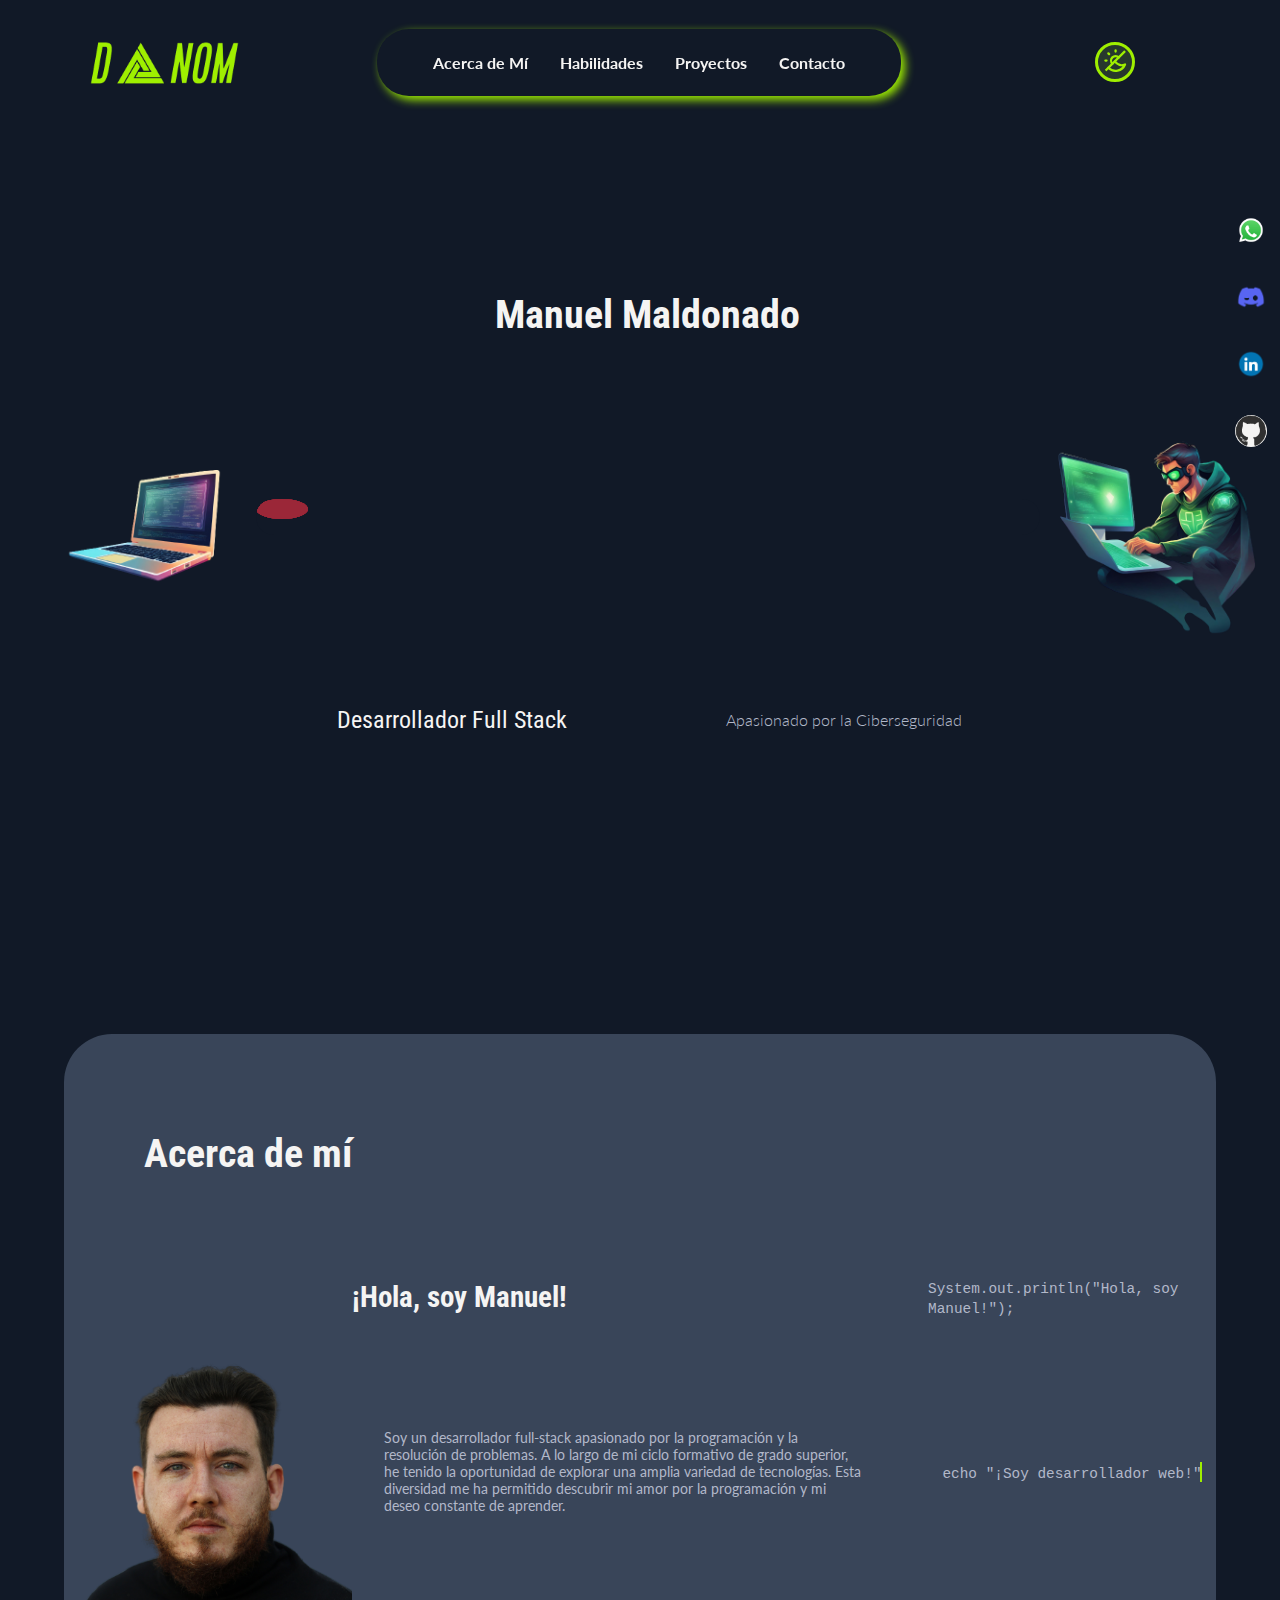
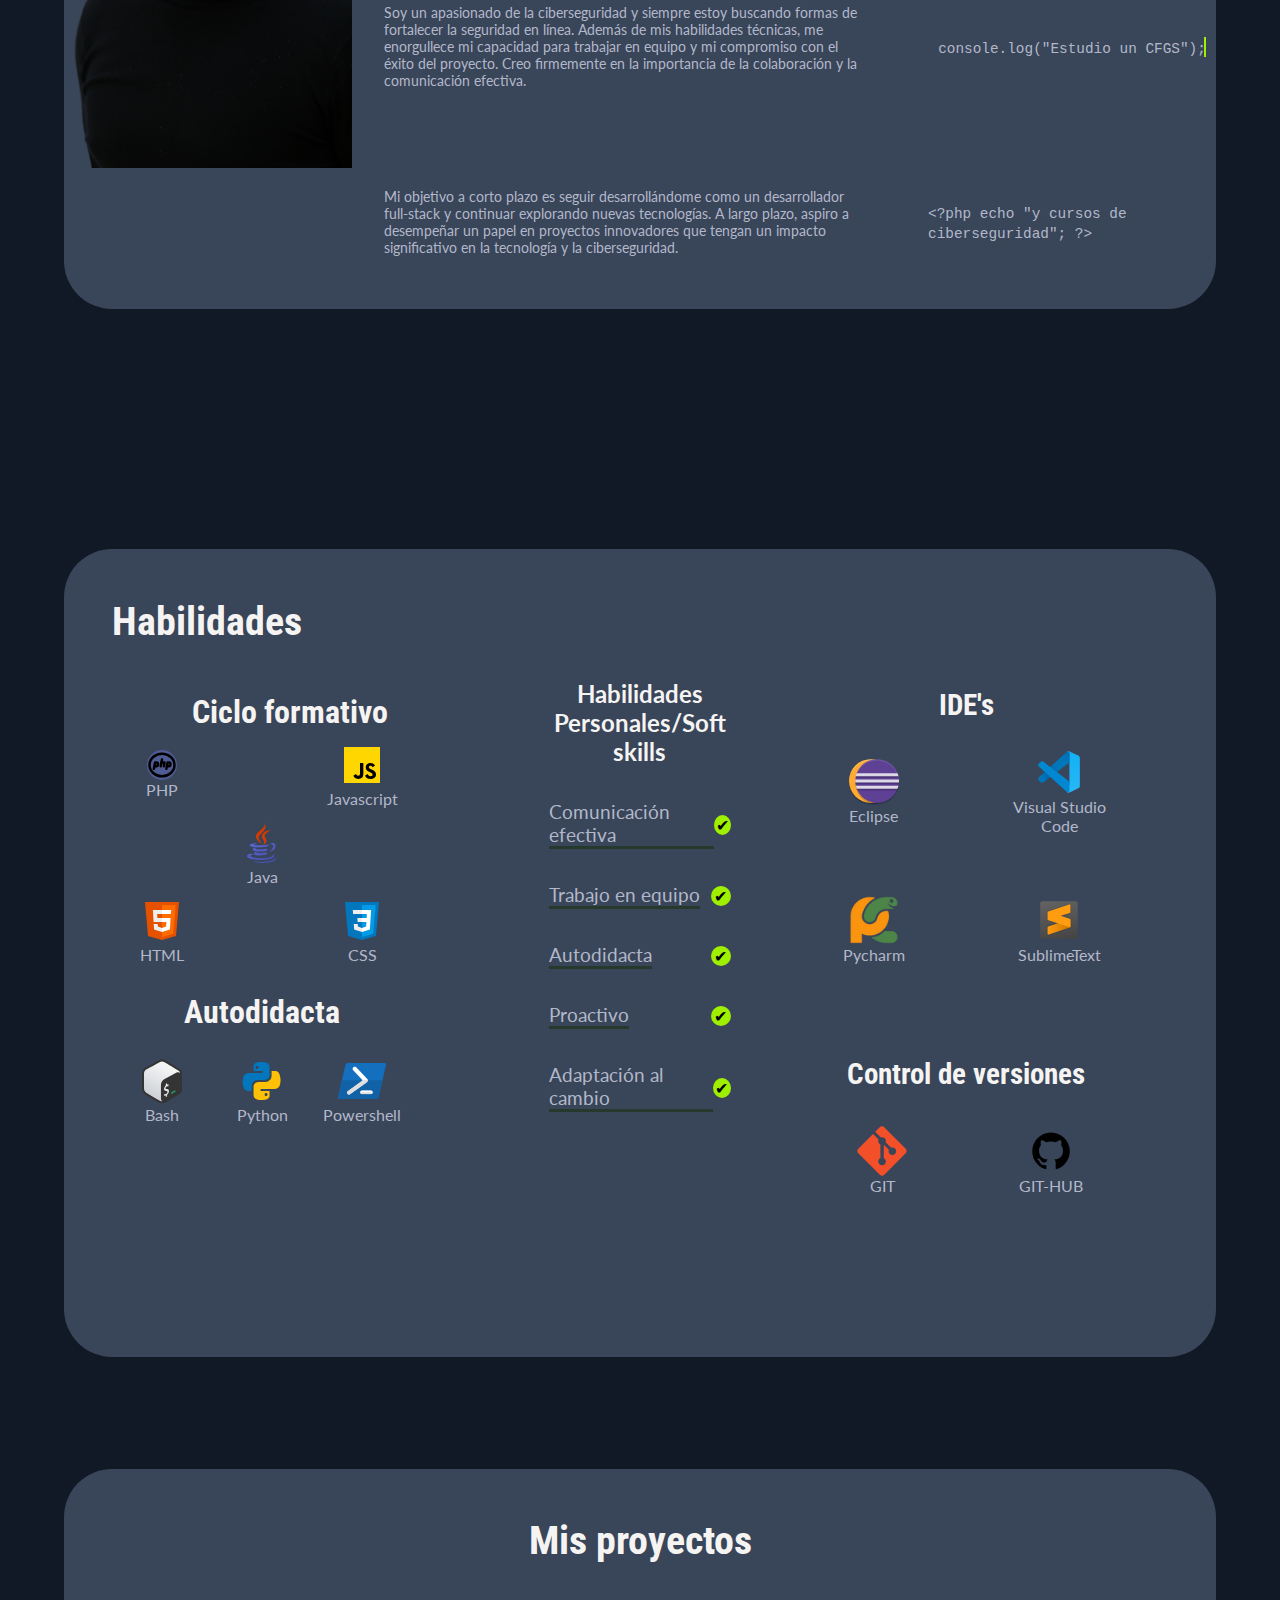
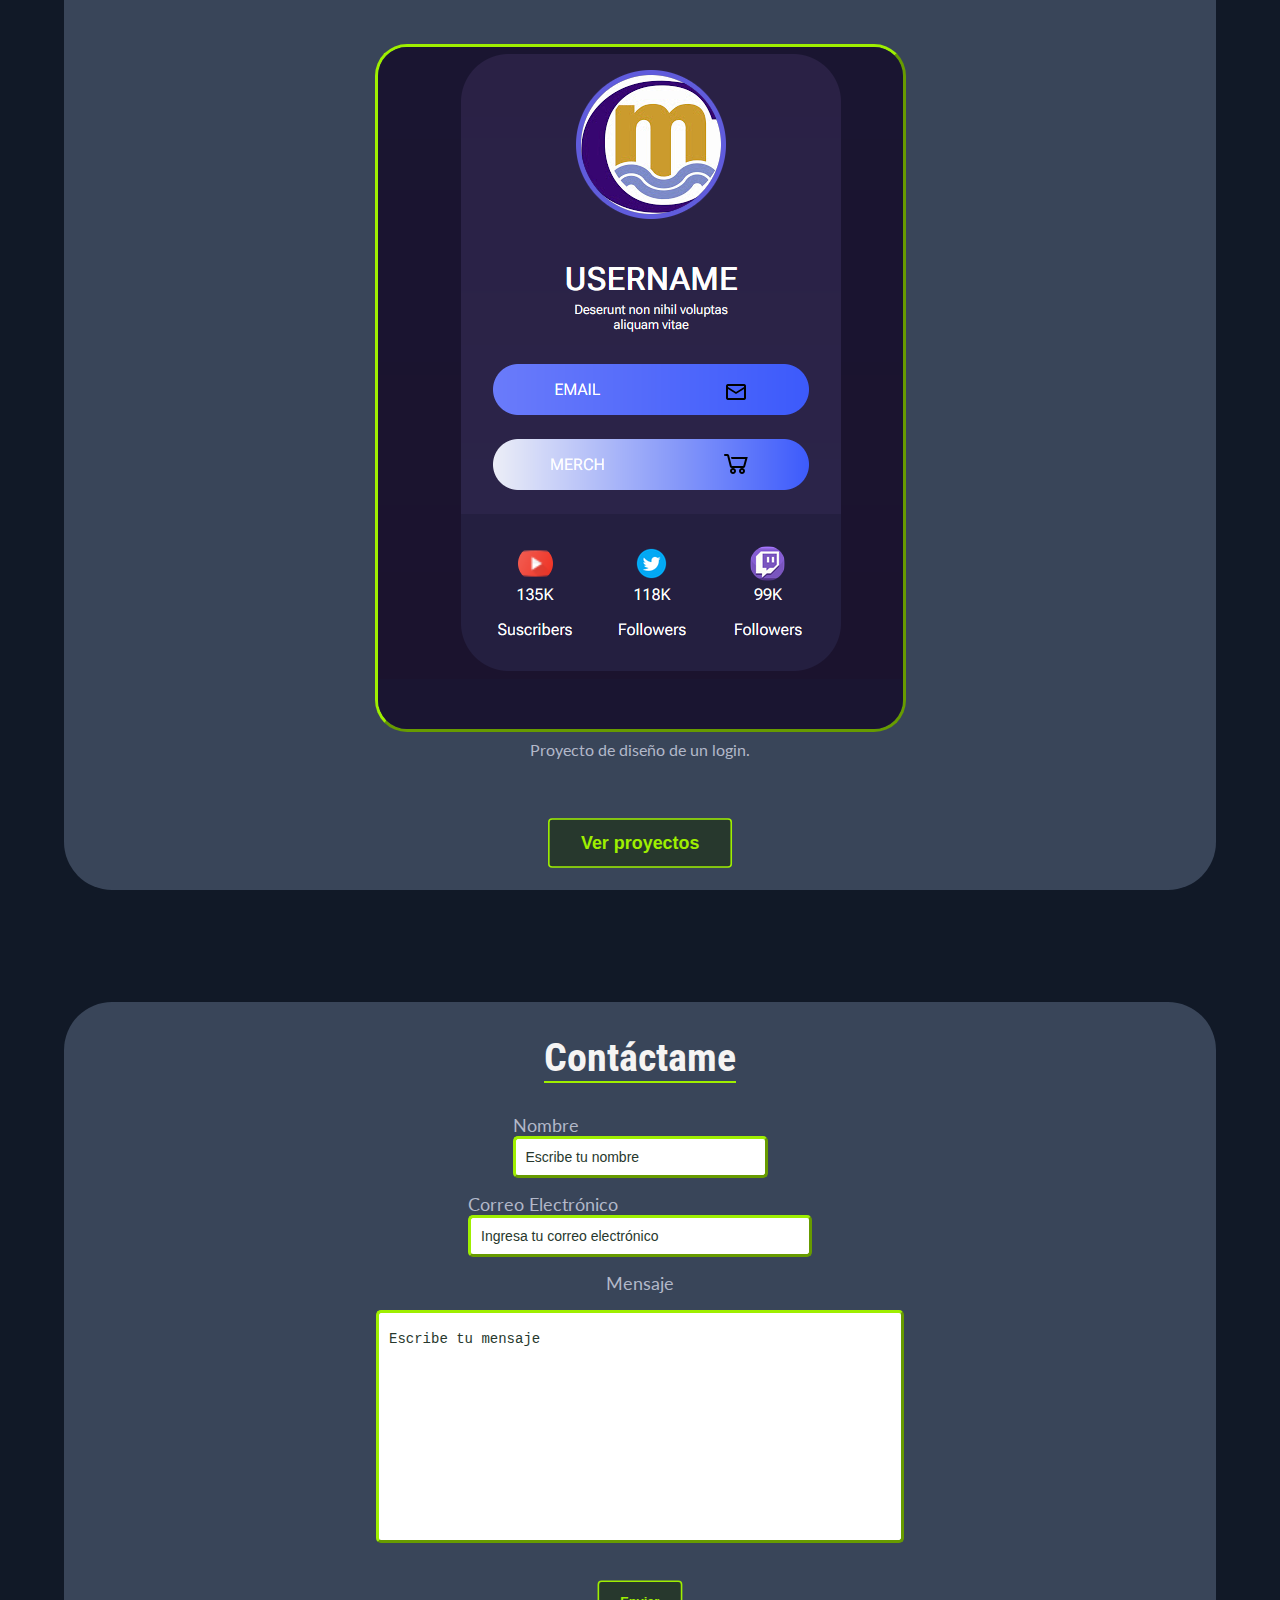
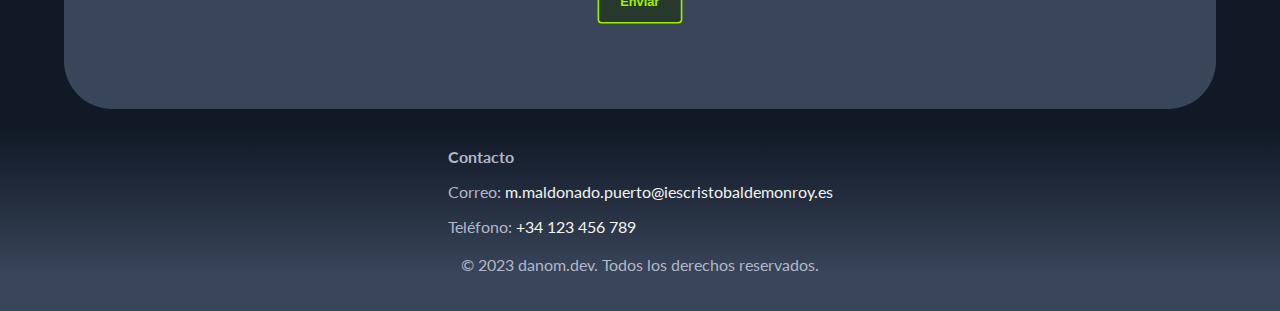
<file: index.html>
<!DOCTYPE html>
<html lang="en">

<head>
    <!--Si usamos enlaces externos usar rel="noreferrer" para que no se envie a a pag mas info de lo que necesita-->
    <meta charset="UTF-8">
    <meta name="viewport" content="width=device-width, initial-scale=1.0">
    <link rel="stylesheet" href="assets/css/styles.css" />
    <link rel="stylesheet" href="assets/css/styles-moviles.css">
    <link rel="shortcut icon" href="assets/icon/favicon_io/favicon-32x32.png" type="image/x-icon">
    <!--Opengraphy-->
    <meta property="og:title" content="Protfolio Manuel Maldonado">
    <meta property="og:description" content="Portfolio de Manuel Maldonado futuro desarrollador web.">
    <meta property="og:image" content="assets/img/FOTOCV-min.JPG">

    <!--SEO-->
    <!--Para poner la pagina en ingles mas adelante.-->
    <!--<link rel="alternate" href="https://danom.dev/en" hreflang="en-GB">-->
    <!--Vamos a redireccionar de www.danom.dev -> danom.dev-->
    <link rel="canonical" href="https://danom.dev">
    <meta name="robots" content="index,follow">
    <meta name="theme-color" content="#0f1624">
    <meta name="description" content="Portfolio Manuel Maldonado, futuro desarrollador web fullstack.">
    <title>Manuel Maldonado Puerto Web developer portfolio</title>
    <script defer src="assets/js/code.js"></script>

</head>

<body>
    <!-- Barra de Navegación -->
    <header class="general">
        <div class="logo"><a href="#top"><img src="assets/img/LogoFondo-removebg-preview.png"
                    alt="Logo del desarrollador, DANOM"></a></div>
        <nav>

            <ul class="navegacion">
                <li><a href="#acercademi" class="nav-link">Acerca de Mí</a></li>
                <li><a href="#habilidades" class="nav-link">Habilidades</a></li>
                <li><a href="#ir-proyectos" class="nav-link">Proyectos</a></li>
                <li><a href="#contacto" class="nav-link">Contacto</a></li>
            </ul>
            <button type="submit" class="menu-hamburguesa" id="menu-hamburguesa">
                <svg xmlns="http://www.w3.org/2000/svg" class="icon icon-tabler icon-tabler-menu-2" width="24"
                    height="24" viewBox="0 0 24 24" stroke-width="2" stroke="currentColor" fill="none"
                    stroke-linecap="round" stroke-linejoin="round">
                    <path stroke="none" d="M0 0h24v24H0z" fill="none"></path>
                    <path d="M4 6l16 0"></path>
                    <path d="M4 12l16 0"></path>
                    <path d="M4 18l16 0"></path>
                </svg>
            </button>
        </nav>
        <div class="modes hiddenMod">
            <button id="modes">
                <svg xmlns="http://www.w3.org/2000/svg" class="icon icon-tabler icon-tabler-sun-moon" width="36"
                    height="36" viewBox="0 0 24 24" stroke-width="2" stroke="currentColor" fill="none"
                    stroke-linecap="round" stroke-linejoin="round">
                    <path stroke="none" d="M0 0h24v24H0z" fill="none"></path>
                    <path d="M9.173 14.83a4 4 0 1 1 5.657 -5.657"></path>
                    <path d="M11.294 12.707l.174 .247a7.5 7.5 0 0 0 8.845 2.492a9 9 0 0 1 -14.671 2.914"></path>
                    <path d="M3 12h1"></path>
                    <path d="M12 3v1"></path>
                    <path d="M5.6 5.6l.7 .7"></path>
                    <path d="M3 21l18 -18"></path>
                </svg>
            </button>
        </div>
    </header>
    <main>
        <section class="hero">
            <h1>Manuel Maldonado</h1>
            <h2>Desarrollador <span id="full">Full Stack</span></h2>
            <p>Apasionado por la Ciberseguridad</p>
            <img src="assets/img/PortatilNoBGIzda.png" id="portatil" alt="">
            <div class="recorrido">
                <div class="circulo"></div>
                <div class="circulo"></div>
                <div class="circulo"></div>
                <div class="circulo"></div>
                <div class="circulo"></div>
                <div class="circulo"></div>
            </div>
            <img src="assets/img/HeroNOFONDO.png" id="heroe" alt="">
            <!-- Sección Hero  -->
        </section>
        <!-- Sobre Mí -->
        <section class="acerca-de-mi" id="acercademi">
            <header class="head-menu">
                <h2>Acerca de mí</h2>
            </header>

            <figure class="foto-cv">
                <img src="assets/img/FOTOCV-min-removebg-preview.png"
                    alt="Foto de Manuel Maldonado Puerto desarrollador web" loading="lazy">
            </figure>

            <section class="descripcion">
                <h3 class="saludo">¡Hola, soy Manuel!</h3>

                <article class="know-me">
                    <p>Soy un desarrollador full-stack apasionado por la programación y la resolución de problemas. A lo
                        largo
                        de mi ciclo formativo de grado superior, he tenido la oportunidad de explorar una amplia
                        variedad de
                        tecnologías. Esta diversidad me ha permitido descubrir
                        mi amor por la programación y mi deseo constante de aprender.</p>
                </article>

                <article class="know-me">
                    <p>Soy un apasionado de la ciberseguridad y siempre estoy buscando formas de fortalecer la seguridad
                        en
                        línea. Además de mis habilidades técnicas, me enorgullece mi capacidad para trabajar en equipo y
                        mi
                        compromiso con el éxito del proyecto. Creo firmemente en la importancia de la colaboración y la
                        comunicación efectiva.</p>
                </article>

                <article class="know-me">
                    <p>Mi objetivo a corto plazo es seguir desarrollándome como un desarrollador full-stack y continuar
                        explorando nuevas tecnologías. A largo plazo, aspiro a desempeñar un papel en proyectos
                        innovadores que
                        tengan un impacto significativo en la tecnología y la ciberseguridad.</p>
                </article>
            </section>
            <aside class="animacion-prog">
                <article class="bash">
                    <p><code>echo "¡Soy desarrollador web!"<span>&#160;</span></code></p>
                </article>
                <article class="java">
                    <p><code>
                            System.out.println("Hola, soy Manuel!");<span>&#160;</span></code></p>
                </article>
                <article class="js">
                    <p><code>console.log("Estudio un CFGS");<span>&#160;</span></code></p>
                </article>
                <article class="php">
                    <p><code>&lt;?php echo "y cursos de ciberseguridad"; ?&gt;<span>&#160;</span></code></p>
                </article>
            </aside>

        </section>
        <!-- Sección Habilidades -->
        <section id="habilidades" class="habilidades">
            <header class="head-menu-skill">
                <h2>Habilidades</h2>
            </header>

            <article class="skills">
                <!--Skills en prog, herramientas como vscode y eclipse para el funcionamiento-->
                <div class="ciclo">
                    <h3>Ciclo formativo</h3>
                    <figure class="icon-java"><img src="assets/icon/prog/java.svg" alt="">
                        <figcaption>Java</figcaption>
                    </figure>
                    <figure class="icon-html"><img src="assets/icon/prog/html.svg" alt="">
                        <figcaption>HTML</figcaption>
                    </figure>
                    <figure class="icon-css"><img src="assets/icon/prog/css.svg" alt="">
                        <figcaption>CSS</figcaption>
                    </figure>
                    <figure class="icon-js"><img src="assets/icon/prog/js.svg" alt="">
                        <figcaption>Javascript</figcaption>
                    </figure>
                    <figure class="icon-php"><img src="assets/icon/prog/php.svg" alt="">
                        <figcaption>PHP</figcaption>
                    </figure>
                </div>
                <div class="mimismo">
                    <h3>Autodidacta</h3>
                    <figure class="icon-powershell"><img src="assets/icon/prog/powershell.png" alt="">
                        <figcaption>Powershell</figcaption>
                    </figure>
                    <figure class="icon-bash"><img src="assets/icon/prog/bash.svg" alt="">
                        <figcaption>Bash</figcaption>
                    </figure>
                    <figure class="icon-python"><img src="assets/icon/prog/python.svg" alt="">
                        <figcaption>Python</figcaption>
                    </figure>
                </div>
            </article>
            <article class="soft_skill">
                <!--kikoPalomares-->
                <table class="soft-skills">
                    <tr>
                        <th colspan="2">Habilidades Personales/Soft skills</th>
                    </tr>
                    <tr>
                        <td>
                            <div class="cell-content">Comunicación efectiva</div>
                            <div class="confirmar">✔</div>
                        </td>
                    </tr>
                    <tr>
                        <td>
                            <div class="cell-content">Trabajo en equipo</div>
                            <div class="confirmar">✔</div>
                        </td>
                    </tr>
                    <tr>
                        <td>
                            <div class="cell-content">Autodidacta</div>
                            <div class="confirmar">✔</div>
                        </td>
                    </tr>
                    <tr>
                        <td>
                            <div class="cell-content">Proactivo</div>
                            <div class="confirmar">✔</div>
                        </td>
                    </tr>
                    <tr>
                        <td>
                            <div class="cell-content">Adaptación al cambio</div>
                            <div class="confirmar">✔</div>
                        </td>
                    </tr>
                </table>

            </article>
            <article class="tools-dev">
                <div class="ide">
                    <h3>IDE's</h3>
                    <div class="ides">
                        <figure><img src="assets/icon/prog/eclipse.svg" alt="">
                            <figcaption>Eclipse</figcaption>
                        </figure>
                        <figure><img src="assets/icon/prog/vscode.svg" alt="">
                            <figcaption>Visual Studio Code</figcaption>
                        </figure>
                        <figure><img src="assets/icon/prog/pycharm_original_logo_icon_146385.ico" alt="">
                            <figcaption>Pycharm</figcaption>
                        </figure>
                        <figure><img src="assets/icon/prog/icons8-texto-sublime.svg" alt="">
                            <figcaption>SublimeText</figcaption>
                        </figure>
                    </div>
                </div>
                <div class="versions">
                    <h3>Control de versiones</h3>
                    <div class="versiones">
                        <figure><img src="assets/icon/prog/git.svg" alt="">
                            <figcaption>GIT</figcaption>
                        </figure>
                        <figure><img src="assets/icon/prog/github.svg" alt="">
                            <figcaption>GIT-HUB</figcaption>
                        </figure>
                    </div>
                </div>
            </article>

        </section>
        <!-- Sección Proyectos Está aparte-->
        <section class="ir-proyectos" id="ir-proyectos">
            <h2>Mis proyectos</h2>
            <figure>
                <img src="assets/img/Proyectos/card-login.png" alt="Imagen de login de un proecto del CFGS.">
                <figcaption>Proyecto de diseño de un login.</figcaption>
            </figure>
            <button type="button" class="submit-btn"><a href="proyectos.html">Ver proyectos</a></button>
        </section>
        <!-- Sección Contacto-->
        <section class="contacto" id="contacto">
            <h2>Contáctame</h2>
            <form action="index.php" method="POST">

                <label for="name">Nombre<input type="text" id="name" name="sender-name" placeholder="Escribe tu nombre"
                        class="input-field" required /></label>



                <label for="email">Correo Electrónico <input type="email" id="email" name="sender-email"
                        placeholder="Ingresa tu correo electrónico" class="input-field" required /></label>

                <label for="mensaje">Mensaje</label>
                <textarea id="mensaje" cols="60" rows="12" placeholder="Escribe tu mensaje" name="mensaje"
                    class="input-field" required></textarea>

                <input type="submit" value="Enviar" id="submit-btn" class="submit-btn" />
            </form>

        </section>

    </main>

    <!-- Sección de redes sociales - Fijado a la derecha -->
    <section class="sociales">
        <a href="#" target="_blank"><img src="assets/img/wasa.gif" alt="Whatsapp" loading="lazy"
                class="socicon" /></a>
        <a href="#" target="_blank"><img src="assets/img/discord.gif" alt="Discord" loading="lazy"
                class="socicon" /></a>
        <a href="#" target="_blank"><img src="assets/img/linkedin.gif" alt="Linkedin" loading="lazy"
                class="socicon" /></a>
        <a href="#" target="_blank"><img src="assets/img/github2.gif" alt="Github" class="socicon github" /></a>
    </section>


    <!-- Sección Footer  -->
    <footer>
        <div class="footer-content">
            <div class="footer-section contact">
                <h4>Contacto</h4>
                <p>Correo: <a href="m.maldonado.puerto@iescristobaldemonroy.es">m.maldonado.puerto@iescristobaldemonroy.es</a></p>
                <p>Teléfono: <a href="tel:+1234567890">+34 123 456 789</a></p>
            </div>


            <div class="footer-bottom">
                <p>&copy; 2023 danom.dev. Todos los derechos reservados.</p>
            </div>
        </div>
    </footer>

</body>

</html>
</file>
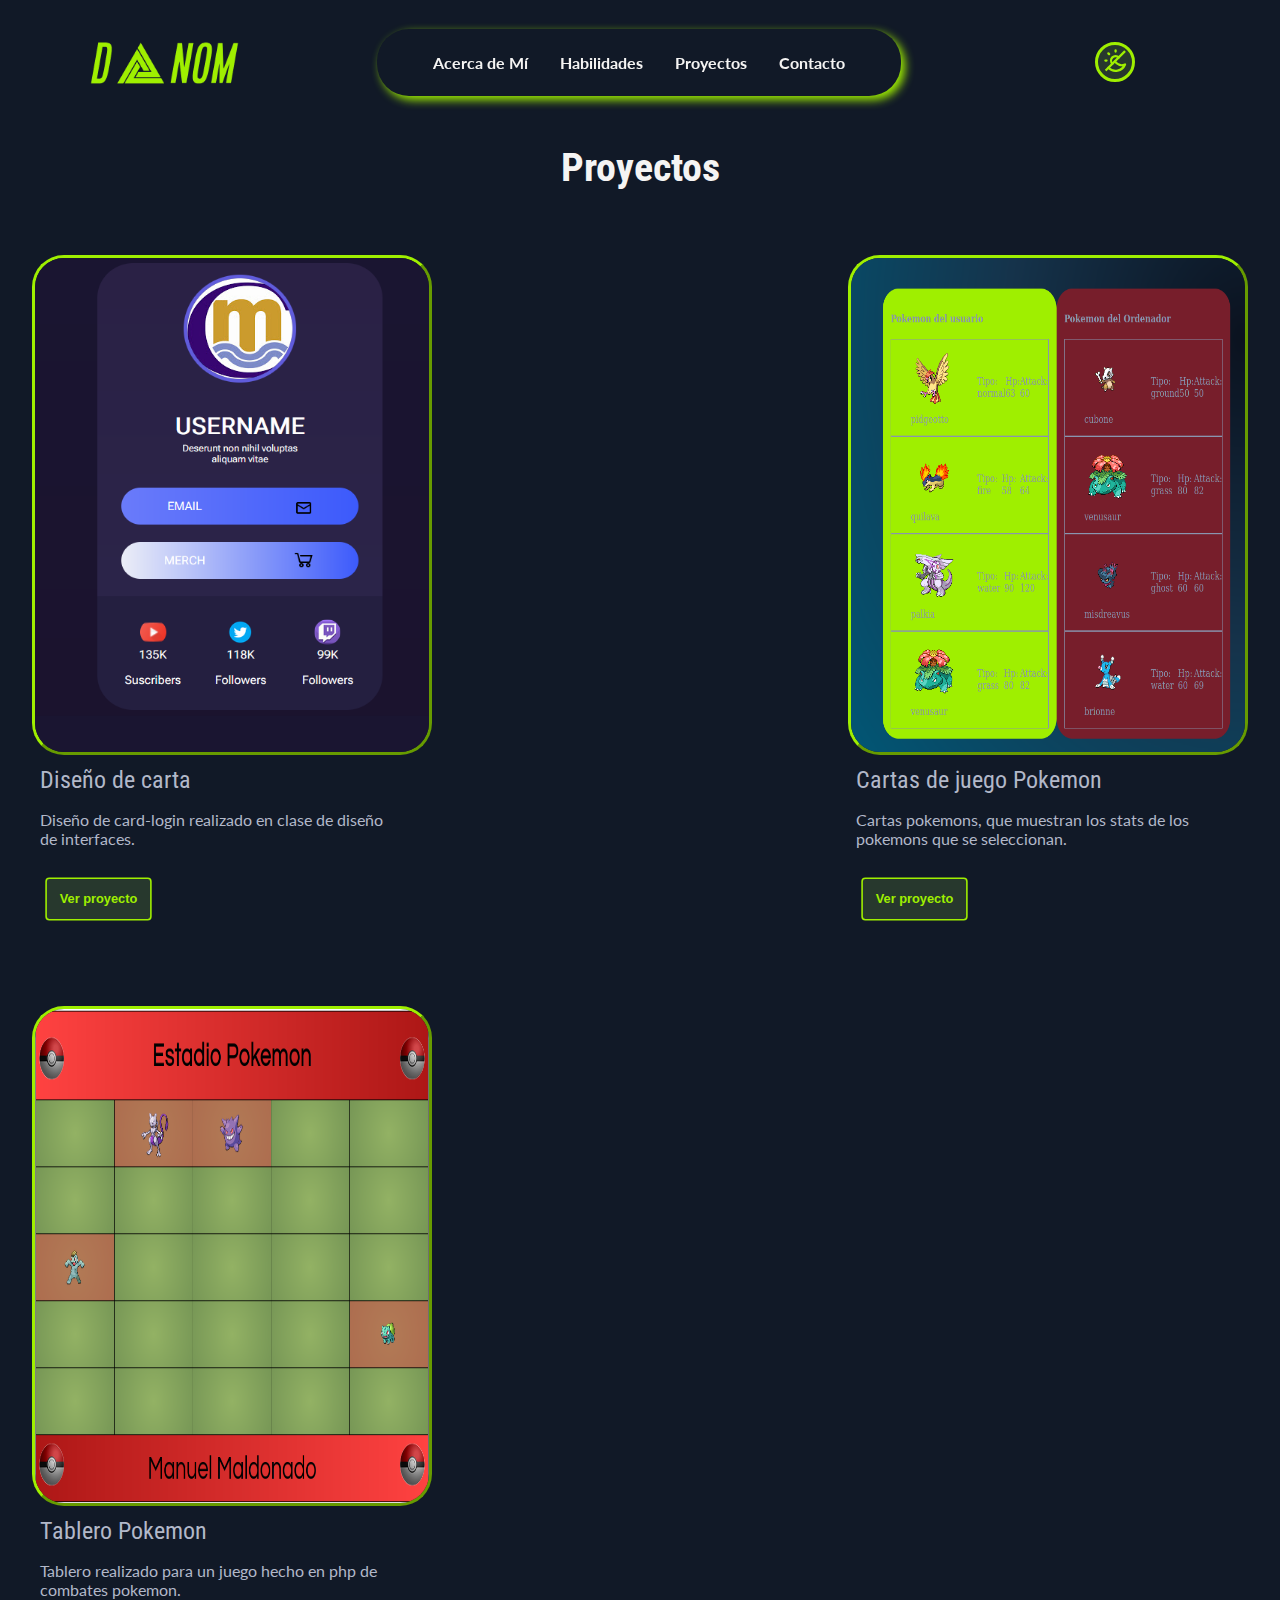
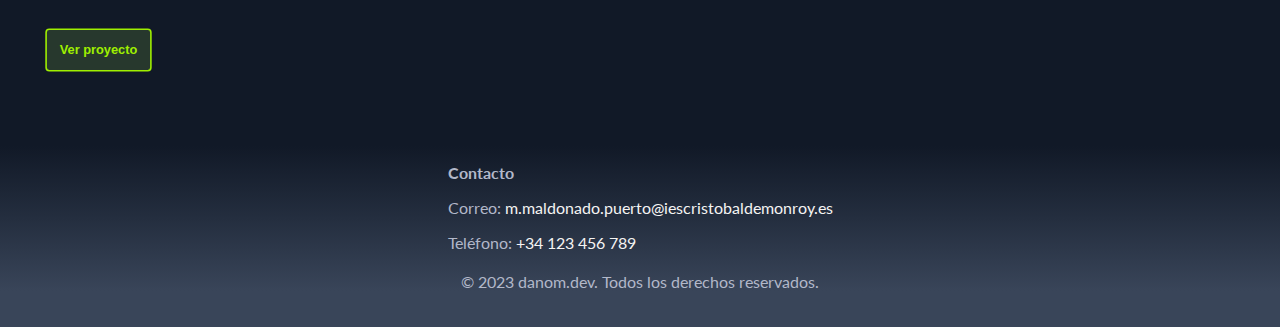
<file: proyectos.html>
<!DOCTYPE html>
<html lang="en">

<head>
    <!--Si usamos enlaces externos usar rel="noreferrer" para que no se envie a a pag mas info de lo que necesita-->
    <meta charset="UTF-8">
    <meta name="viewport" content="width=device-width, initial-scale=1.0">
    <link rel="stylesheet" href="assets/css/styles.css" />
    <link rel="stylesheet" href="assets/css/styles-moviles.css">
    <link rel="shortcut icon" href="assets/icon/favicon_io/favicon-32x32.png" type="image/x-icon">
    <!--Opengraphy-->
    <meta property="og:title" content="Protfolio Manuel Maldonado">
    <meta property="og:description" content="Portfolio de Manuel Maldonado futuro desarrollador web.">
    <meta property="og:image" content="assets/img/FOTOCV-min.JPG">

    <!--SEO-->
    <!--Para poner la pagina en ingles mas adelante.-->
    <!--<link rel="alternate" href="https://danom.dev/en" hreflang="en-GB">-->
    <!--Vamos a redireccionar de www.danom.dev -> danom.dev-->
    <link rel="canonical" href="https://danom.dev">
    <meta name="robots" content="index,follow">
    <meta name="theme-color" content="#0f1624">
    <meta name="description" content="Portfolio Manuel Maldonado, futuro desarrollador web fullstack.">
    <title>Manuel Maldonado Puerto Web developer portfolio</title>
    <script defer src="assets/js/codeburguer.js"></script>
</head>

<body>
    <header class="general">
        <div class="logo"><a href="index.html"><img src="assets/img/LogoFondo-removebg-preview.png"
                    alt="Logo del desarrollador, DANOM"></a></div>
        <nav>

            <ul class="navegacion">
                <li><a href="index.html#acercademi" class="nav-link">Acerca de Mí</a></li>
                <li><a href="index.html#habilidades" class="nav-link">Habilidades</a></li>
                <li><a href="#top" class="nav-link">Proyectos</a></li>
                <li><a href="index.html#contacto" class="nav-link">Contacto</a></li>
            </ul>
            <button type="submit" class="menu-hamburguesa" id="menu-hamburguesa">
                <svg xmlns="http://www.w3.org/2000/svg" class="icon icon-tabler icon-tabler-menu-2" width="24"
                    height="24" viewBox="0 0 24 24" stroke-width="2" stroke="currentColor" fill="none"
                    stroke-linecap="round" stroke-linejoin="round">
                    <path stroke="none" d="M0 0h24v24H0z" fill="none"></path>
                    <path d="M4 6l16 0"></path>
                    <path d="M4 12l16 0"></path>
                    <path d="M4 18l16 0"></path>
                </svg>
            </button>
        </nav>
        <div class="modes hiddenMod">
            <button id="modes">
                <svg xmlns="http://www.w3.org/2000/svg" class="icon icon-tabler icon-tabler-sun-moon" width="36"
                    height="36" viewBox="0 0 24 24" stroke-width="2" stroke="currentColor" fill="none"
                    stroke-linecap="round" stroke-linejoin="round">
                    <path stroke="none" d="M0 0h24v24H0z" fill="none"></path>
                    <path d="M9.173 14.83a4 4 0 1 1 5.657 -5.657"></path>
                    <path d="M11.294 12.707l.174 .247a7.5 7.5 0 0 0 8.845 2.492a9 9 0 0 1 -14.671 2.914"></path>
                    <path d="M3 12h1"></path>
                    <path d="M12 3v1"></path>
                    <path d="M5.6 5.6l.7 .7"></path>
                    <path d="M3 21l18 -18"></path>
                </svg>
            </button>
        </div>
    </header>
    <main>
        <section class="proyectos" id="proyectos">
            <h2 class="titulo-proyec">Proyectos</h2>
            <div class=" trabajos">
                <figure class="card-proyecto">
                    <img src="assets/img/Proyectos/card-login.png" alt="rastreador-de-gastos" loading="lazy"
                        class="project-pic" />
                    <figcaption class="tittle-proyect">Diseño de carta</figcaption>
                    <p class="explicacion">
                        Diseño de card-login realizado en clase de diseño de interfaces.
                    </p>
                    <button class="submit-btn ver-proyec" ><a href ="#" target="_blank" class="enlace-proyec">Ver proyecto</a></button>
                </figure>
                <figure class="card-proyecto ">
                    <img src="assets/img/Proyectos/Diseño_cartas_juego.png" alt="netflic-clone" loading="lazy"
                        class="project-pic" />
                    <figcaption class="tittle-proyect">Cartas de juego Pokemon</figcaption>
                    <p class="explicacion">
                        Cartas pokemons, que muestran los stats de los pokemons que se seleccionan.
                    </p>
                    <button class="submit-btn ver-proyec"><a href="#" target="_blank" class="enlace-proyec">Ver proyecto</a></button>
                </figure>
                <figure class="card-proyecto">
                    <img src="assets/img/Proyectos/estadioPokemon1.png" alt="greeny-earth" loading="lazy"
                        class="project-pic" />
                    <figcaption class="tittle-proyect">Tablero Pokemon</figcaption>
                    <p class="explicacion">
                        Tablero realizado para un juego hecho en php de combates pokemon.
                    </p>
                    <button class="submit-btn ver-proyec"><a href="#" target="_blank" class="enlace-proyec">Ver proyecto</a></button>
                </figure>
            </div>
        </section>

    </main>
    <!-- Sección Footer  -->
    <footer>
        <div class="footer-content">
            <div class="footer-section contact">
                <h4>Contacto</h4>
                <p>Correo: <a
                        href="m.maldonado.puerto@iescristobaldemonroy.es">m.maldonado.puerto@iescristobaldemonroy.es</a>
                </p>
                <p>Teléfono: <a href="tel:+1234567890">+34 123 456 789</a></p>
            </div>


            <div class="footer-bottom">
                <p>&copy; 2023 danom.dev. Todos los derechos reservados.</p>
            </div>
        </div>
    </footer>
</body>

</html>
</file>
<file: assets/css/styles.css>
@import url(https://fonts.googleapis.com/css?family=Roboto+Condensed:100,200,300,regular,500,600,700,800,900,100italic,200italic,300italic,italic,500italic,600italic,700italic,800italic,900italic);
@import url(https://fonts.googleapis.com/css?family=Lato:100,100italic,300,300italic,regular,italic,700,700italic,900,900italic);

/*Variables*/
:root {
  /*Dark Default */
  --font-family-title: "Roboto Condensed", sans-serf;
  --font-family-letter: "Lato", sans-serf;
  --normal-font: 400;
  --bold-font: 700;
  --bolder-font: 900;
  --bg-color: #111927;
  --bg2-color: #394559;
  --bg-degradado:#242e3f;
  --resalte-color: #9fef00;
  --fondo-resalte-color: #27382d;
  --title-enlace-color: #F5F4F3;
  --letter-color: #b2b8c9;
  --color-linea: #9b2738;
  --color-github:#F5F4F3;
  --bg-color-nav:#111927;
  --font-size-h1:4rem;
  --font-size-h2:2.5rem;
  --font-size-h3:1.8rem;

}
/*modoClaro*/
.claro{
  --letter-color:#394559 ;
  --bg-color: #F5F4F3;
  --bg2-color:#b2b8c9;
  --title-enlace-color: #111927;
  --color-github:#b2b8c9;
  --bg-degradado:#d6d8df;
  --bg-color-nav:#b2b8c9;
}

/*Elminacion de propiedades iniciales y caracteristicas generales*/
*,
::before,
::after {
  box-sizing: border-box;
  margin: 0;
  padding: 0;
}
ul {
  list-style-type: none;
}

a {
  text-decoration: none;
  color: var(--title-enlace-color);
}

a:hover,
button {
  color: var(--resalte-color);
}

body {
  font-family: var(--font-family-letter);
  background-color: var(--bg-color);
  position: relative;
}
h1,
h2,
h3 {
  font-family: var(--font-family-title);
  font-weight: var(--bold-font);
  color: var(--title-enlace-color);
}
h1{
font-size: var(--font-size-h1);
}
h2{
  font-size: var(--font-size-h2);
}
h3{
  font-size: var(--font-size-h3);
}
/*Suavizar el scroll*/
html {
  scroll-behavior: smooth;
}

/*Header //////////////////////////////////////////////////////////////////////////////////////////////////////////////////////////////////////*/
.general {
  display: flex;
  justify-content: space-between;
  align-items: center;
  position: fixed;
  background-color: transparent;
  width: 100%;
  z-index: 100;
  padding: 1.5rem;
  padding-right: 4.8rem;
}
/*LOGO/////////////////////////////////////////////*/
.logo {
  margin-left: 3.2rem;
}
.verlogo{
  background-color: var(--fondo-resalte-color);
  border-radius: 5rem;
}
.logo img {
  width: 11rem;
}
/*NAV superior////////////////////////////////////////////////*/
nav {
  /* z-index: 1; */
  display: flex;
  align-items: center;
  justify-content: space-between;
  padding: 1.5rem 3.5rem;
  background-color: var(--bg-color-nav);
  box-shadow: 4px 4px 10px var(--resalte-color);
  border-radius: 2rem;
  width: max-content;
}

nav a {
  color: var(--title-enlace-color);
  transition: all 0.4s ease-in;
}
nav a:hover {
  color: var(--resalte-color);
  border-bottom: 2px solid var(--fondo-resalte-color);
}

nav ul {
  display: flex;
  gap: 2rem;
}

nav ul li {
  font-weight: var(--bold-font);
}
/*/////////////////////////////////////////////////////*/
.modes {
  height: 68px;
  width: 11rem;
  display: flex;
  justify-content: center;
  align-items: center;
}
.icon-tabler-sun-moon {
  background-color: var(--fondo-resalte-color);
  color: var(--resalte-color);
  border-radius: 50%;
  width: 80%;
  height: 80%;
}
#modes {
  height: 40px;
  width: 40px;
  border: 3px solid var(--resalte-color);
  background-color: var(--fondo-resalte-color);
  border-radius: 70%;
  transform: scale(1);
}
#modes:hover {
  cursor: pointer;
  box-shadow: 3px 3px 10px var(--resalte-color);
  transform: scale(1.2);
}

/*Esconder menu hamburguesa//////////////////////////////////*/
.menu-hamburguesa {
  color: var(--resalte-color);
  border: 0;
  border-radius: 50%;
  background-color: var(--fondo-resalte-color);
  cursor: pointer;
  display: none;
}
/*MAIN////////////////////////////////////////////////////////////////////////////////////////////////////////////////////////////////////*/
main {
  padding-top: 7rem;
  display: flex;
  justify-content: center;
  align-items: center;
  flex-direction: column;
}

/*HERO///////////////////////////////////////*/
.hero {
  display: grid;
  grid-template-columns: repeat(8, 1fr);
  grid-template-rows: repeat(2, 1fr);
  justify-content: space-between;
  align-items: center;
  margin-inline: 3rem;
  height: 90vh;
}

.hero h1 {
  font-size: 6rem;
  font-weight: 700;
  grid-column: 3/7;
  grid-row: 1/2;
  text-align: center;
  color: var(--title-enlace-color);
}

.hero h2 {
  font-size: 3.2rem;
  font-weight: 400;
  grid-column: 3/5;
  grid-row: 2/3;
  text-align: center;
  color: var(--title-enlace-color);
}

#full {
  transition: color 0.5s ease-in-out; /* Define la transición con un retraso de 0.3 segundos */
}

#full:hover {
  color: var(--resalte-color);
}

.hero p {
  font-size: 2.5rem;
  font-weight: 300;
  grid-column: 5/7;
  grid-row: 2/3;
  text-align: center;
  color: var(--letter-color);
}

.hero #heroe {
  grid-column: 8/9;
  grid-row: 1/3;
}
.hero #portatil {
  grid-column: 1/2;
  grid-row: 1/3;
  width: 380px;
  height: 380px;
  margin-left: 1rem;
  padding-left: 1rem;
}
.recorrido {
  position: relative; /* Establece posición relativa en el contenedor */
  grid-column: 2/8;
  grid-row: 1/3;
  background-color: var(--bg-color);
  height: 4vh;
  border-radius: 2rem;
  overflow: hidden; /* Oculta los círculos que se desborden del contenedor */
}

.circulo {
  position: absolute;
  background-color: var(--color-linea); /* Color de los círculos */
  width: 3.25rem;
  height: 1.25rem;
  border-radius: 50%; /* Para hacerlos círculos */
  animation: moverCirculo 3s linear infinite; /* Animación de movimiento */
  animation-delay: 2s;
}
.circulo:nth-child(2) {
  animation-delay: 1s;
}
.circulo:nth-child(3) {
  animation-delay: 1.5s;
}
.circulo:nth-child(4) {
  animation-delay: 2s;
}
.circulo:nth-child(5) {
  animation-delay: 2.5s;
}
.circulo:nth-child(6) {
  animation-delay: 3s;
}
/* Animación de movimiento de los círculos */
@keyframes moverCirculo {
  0% {
    left: 100%; /* Comienzan en el extremo derecho del contenedor */
  }
  100% {
    left: -20px; /* Terminan en el extremo izquierdo del contenedor */
  }
}

/*SOBRE MI//////////////////////////////*/

.acerca-de-mi {
  width: 90%;
  background-color: var(--bg2-color);
  border-radius: 3rem;
  height: max-content;
  display: grid;
  grid-template-columns: 1fr 2fr 1fr;
  grid-template-rows: repeat(5, 1fr);
  margin-top: 7rem;
}
.acerca-de-mi h2{
padding-left: 3rem;
padding-top: 4rem;
}
/*header section acerca de mi*/
.head-menu {
  grid-column: 1/4;
  grid-row: 1/2;
  display: flex;
  justify-content: flex-start;
  align-items: center;
  padding: 2rem;
  height: min-content;
}

/*Imagen CV*/
.foto-cv {
  grid-column: 1/2;
  grid-row: 2/6;
  display: flex;
  justify-content: center;
  align-items: center;
  padding-bottom: 1rem;
  min-width: fit-content;
}
.foto-cv img {
  max-width: 100%;
  max-height: 100%;
}

.descripcion {
  grid-column: 2/3;
  grid-row: 2/6;
  display: grid;
  grid-template-rows: repeat(4, 1fr);
}

.saludo {
  display: flex;
  justify-content: flex-start;
  align-items: center;
}
.know-me {
  display: flex;
  justify-content: flex-start;
  align-items: center;
  padding-inline: 2rem;
}
.know-me p {
  width: 80ch;
  color: var(--letter-color);
  font-size: 1.1rem;
  font-family: var(--font-family-letter);
}
/*ASIDE///////////////////////////////////////////////////////////////////////////////////*/
.animacion-prog {
  grid-column: 3/4;
  grid-row: 2/6;
  display: grid;
  grid-template-rows: repeat(4, 1fr);
}

.bash {
  grid-row: 2/3;
  display: flex;
  justify-content: center;
  align-items: center;
}
.bash code,
.java code,
.js code,
.php code {
  position: relative;
  color: var(--letter-color);
  font-size: 0.9rem;
}
.bash span {
  position: absolute;
  right: 0;
  width: 0;
  height: 20px;
  background-color: var(--bg2-color);
  border-left: 2px solid var(--resalte-color);
  animation: typing 10s steps(31) infinite,
    blink 0.5s infinite step-end alternate;
  animation-play-state: paused;
  animation-delay: 2.5s;
}

.java {
  grid-row: 1/2;
  display: flex;
  justify-content: center;
  align-items: center;
}
.java span {
  position: absolute;
  right: 0;
  width: 0;
  height: 20px;
  background-color: var(--bg2-color);
  border-left: 2px solid var(--resalte-color);
  animation: typing 10s steps(34) infinite,
    blink 0.5s infinite step-end alternate;
  animation-play-state: paused;
  animation-delay: 1s;
}
.js {
  grid-row: 3/4;
  display: flex;
  justify-content: center;
  align-items: center;
}
.js span {
  position: absolute;
  right: 0;
  width: 0;
  height: 20px;
  background-color: var(--bg2-color);
  border-left: 2px solid var(--resalte-color);
  animation: typing 10s steps(43) infinite,
    blink 0.5s infinite step-end alternate;
  animation-play-state: paused;
  animation-delay: 5s;
}
.php {
  grid-row: 4/5;
  display: flex;
  justify-content: center;
  align-items: center;
}
.php span {
  position: absolute;
  right: 0;
  width: 0;
  height: 20px;
  background-color: var(--bg2-color);
  border-left: 2px solid var(--resalte-color);
  animation: typing 10s steps(28) infinite,
    blink 0.5s infinite step-end alternate;
  animation-play-state: paused;
  animation-delay: 7s;
}

@keyframes typing {
  from {
    width: 100%;
  }
  to {
    width: 0;
  }
}

@keyframes blink {
  50% {
    border-color: transparent;
  }
}

/*Habilidades////////////////////////////////////////////////////////////////*/

.habilidades {
  margin-top: 15rem;
  padding: 2rem;
  background-color: var(--bg2-color);
  border-radius: 3rem;
  display: grid;
  grid-template-columns: 2fr 1fr 2fr;
  grid-template-rows: 80px 1fr;
  height: max-content;
  width: 90%;
  overflow: visible;
}
.head-menu-skill {
  display: flex;
  justify-content: flex-start;
  align-items: center;
  grid-column: 1/4;
  grid-row: 1/2;
}
.head-menu-skill h2 {
  padding: 1rem;
}
/*Lenguajes de programacion*/

/*Organizacion de iconos de prog*/
.skills {
  margin-top: 1rem;
  grid-column: 1/2;
  grid-row: 2/3;
  display: grid;
  grid-template-rows: 300px 300px;
  transition: all 0.5s ease-in;
  transform: scale(1);
}
.skills figure:hover {
  background-color: var(
    --bg2-color
  ); /* Un color de fondo, en este caso, rojo semitransparente */
  border-radius: 2rem;
  transform: scale(1.2);
  & figcaption {
    color: var(--resalte-color);
  }
}
.ciclo {
  grid-row: 1/2;
  display: grid;
  grid-template-rows: repeat(4, 1fr);
  grid-template-columns: repeat(3, 1fr);
  padding: 1rem;
  width: 70%;
  height: 50%;
}
.ciclo figure {
  display: flex;
  justify-content: center;
  align-items: center;
  flex-direction: column;
  width: 100px;
  height: 70px;
  margin-top: 0.5rem;
  & figcaption {
    font-family: var(--font-family-letter);
    color: var(--letter-color);
  }
}
.ciclo h3 {
  text-align: left;
  grid-row: 1/2;
  grid-column: 1/4;
  padding-left: 5rem;
}
/*organizar iconos de ciclo*/
.icon-java {
  grid-row: 3/4;
  grid-column: 2/3;
}
.icon-php {
  grid-row: 2/3;
  grid-column: 1/2;

  & img {
    width: 30px;
    height: 30px;
    background-color: #4f5b93;
    border-radius: 50%;
  }
}
.icon-js {
  grid-row: 2/3;
  grid-column: 3/4;
}
.icon-html {
  grid-row: 4/5;
  grid-column: 1/2;
}
.icon-css {
  grid-row: 4/5;
  grid-column: 3/4;
}
/*organizar iconos de mimismo*/
.mimismo {
  grid-row: 2/3;
  display: grid;
  grid-template-columns: repeat(3, 1fr);
  grid-template-rows: 0.5fr 1fr;
  padding: 1rem;
  width: 70%;
  height: 50%;
}

.mimismo h3 {
  grid-column: 1/4;
  grid-row: 1/2;
  text-align: center;
}

.mimismo figure {
  display: flex;
  justify-content: center;
  align-items: center;
  flex-direction: column;
  width: 100px;
  height: 70px;
  margin-top: 1.5rem;
  & figcaption {
    font-family: var(--font-family-letter);
    color: var(--letter-color);
  }
}
.icon-powershell {
  grid-column: 3/4;
  grid-row: 2/3;
}
.icon-bash {
  grid-column: 1/2;
  grid-row: 2/3;
}
.icon-python {
  grid-column: 2/3;
  grid-row: 2/3;
}
/*///////////////////SOFTSKILLS /////////////////////////*/
.soft_skill {
  height: max-content;
}

.soft-skills th {
  font-size: 1.5rem;
  padding: 1rem;
  color: var(--title-enlace-color);
}
.cell-content {
  color: var(--letter-color);
  border-bottom: 3px solid var(--fondo-resalte-color);
  font-size: 1.2rem;
}

.soft-skills td {
  display: flex;
  justify-content: space-between;
  align-items: center;
  padding: 1rem;
}

.confirmar {
  border-radius: 50%;
  background-color: var(--resalte-color);
  width: 20px;
  height: 20px;
  display: flex;
  justify-content: center;
  align-items: center;
}

/*/////////////////TOOLS/////////////////////////////*/

.tools-dev {
  height: min-content;
  display: grid;
  grid-template-rows: 300px 300px;
  padding: 2rem;
  transition: all 0.5s ease-in;
  transform: scale(1);
}
.tools-dev figure:hover {
  background-color: var(
    --bg2-color
  ); /* Un color de fondo, en este caso, rojo semitransparente */
  border-radius: 2rem;
  transform: scale(1.2);
  & figcaption {
    color: var(--resalte-color);
  }
}

.ide {
  display: flex;
  justify-content: center;
  align-items: center;
  flex-direction: column;
}
.ides {
  display: flex;
  justify-content: space-around;
  align-items: center;
  flex-direction: row;
}

.versions {
  display: flex;
  justify-content: center;
  align-items: center;
  flex-direction: column;
}
.versiones {
  display: flex;
  justify-content: center;
  align-items: center;
  flex-direction: row;
}
.ides figure,
.versiones figure {
  margin: 1.2rem;
  width: 130px;
  height: 100px;
  display: flex;
  justify-content: center;
  align-items: center;
  flex-direction: column;
}
.ides figcaption .versiones figcaption {
  font-family: var(--font-family-letter);
  color: var(--letter-color);
  font-size: 1rem;
}
.ides img,
.versiones img {
  width: 50px;
  height: 50px;
}
.habilidades figcaption {
  font-family: var(--font-family-letter);
  color: var(--letter-color);
  font-size: 1rem;
  text-align: center;
}
/*/////////VER TODOS LOS PROYECTOS///////////////////////////////*/
.ir-proyectos{
  width: 90%;
  background-color: var(--bg2-color);
  border-radius: 3rem;
  height: max-content;
  margin-top: 7rem;
  display: flex;
  justify-content: center;
  align-items: center;
  flex-direction: column;
}

.ir-proyectos h2{
  margin-block: 2rem;
  padding: 1rem;
}

.ir-proyectos figure{
  margin-block: 2rem;
}

.ir-proyectos img{
  border-radius: 2rem;
  border: outset 3px var(--resalte-color);
}

.ir-proyectos figcaption{
text-align: center;
padding: .3rem;
font-size: 1rem;
color: var(--letter-color);
}
.ir-proyectos a {
margin-block: 1rem;
font-size: 1.4rem;
}



/*/////CONTACTOO////////////////////////////////////////////////////////////////////*/
.contacto {
  margin-top: 7rem;
  background-color: var(--bg2-color);
  height: max-content;
  display: flex;
  justify-content: center;
  align-items: center;
  flex-direction: column;
  width: 90%;
  border-radius: 3rem;
  padding: 2rem;
  position: relative;
}
.contacto h2 {
  border-bottom: solid 2px var(--resalte-color);
}

form {
  padding: 2rem;
  display: flex;
  justify-content: center;
  align-items: center;
  flex-direction: column;
  gap: 1rem;
  padding-top: 2rem;
}
form label {
  color: var(--letter-color);
  font-size: 1.1rem;
}
.input-field {
  width: 100%;
  padding-top: 10px;
  padding-bottom: 10px;
  padding-left: 2px;
  border-radius: 5px;
  border: none;
  border: 3px outset var(--resalte-color);
  font-size: 0.875rem;
  outline: none;
}
.input-field::placeholder {
  padding: 0.5rem;
  color: var(--fondo-resalte-color);
}

textarea {
  min-height: 6.25rem;
  min-width: 60ch;
  font-size: 1.2rem;
  resize: none;
  overflow: scroll;
}

.submit-btn {
  width: 20%;
  padding: 1rem;
  margin: 1rem 0;
  color: var(--resalte-color);
  background-color: var(--fondo-resalte-color);
  border: 2px solid var(--resalte-color);
  border-radius: 5px;
  font-size: 1rem;
  font-weight: var(--bold-font);
  transition: all 0.7s ease-in-out;
  transform: scale(0.8);
  & > a{
    color: var(--resalte-color);
  }
}
.submit-btn:hover {
  background-color: var(--resalte-color);
  /*border: 5px solid var(--fondo-resalte-color);*/
  cursor: pointer;
  color: var(--fondo-resalte-color);
  box-shadow: 2px 2px 10px var(--resalte-color);
  & > a{
    color: var(--fondo-resalte-color);
  }
}

/*////////////////ICONOS REDES SOCIALES///////////////////////////////////////////////*/
.sociales {
  display: flex;
  flex-direction: column;
  position: fixed;
  right: 1%;
  bottom: 50%;
  gap: 2rem;
  border-radius: 1.3rem;
}

.socicon {
  width: 2rem;
  height: 2rem;
  
  transform: scale(1);
}
.socicon:hover {
  transform: scale(1.5);
  cursor: pointer;
  border-radius: 50%;
}
.github {
  background-color: var(--color-github);
  border-radius: 50%;
}

footer {
  background: rgb(17,25,39);
  background: linear-gradient(180deg, var(--bg-color) 0%, var(--bg-degradado) 40%, var(--bg2-color) 80%); 
  color: var(--letter-color); 
  padding: 1.1rem 0;
  margin-top: 1.3rem;
}

.footer-content {
  display: flex; 
  justify-content: space-between;
  flex-direction: column;
  width: max-content; 
  margin: 0 auto; 
}
.footer-section {
  display: flex;
  flex-direction: column;
  gap: 1rem;
}


.footer-bottom {
  text-align: center;
  padding: 1.2rem 0;
  
}

/*////////////////PROYECTOOS////////////////////////////////////////////////////////////*/

.proyectos{
  display: flex;
  justify-content: space-between;
  align-items: center;
  flex-direction: column;
}
.titulo-proyec{
  padding: 2rem;
}
.trabajos{
  display: flex;
  justify-content: space-between;
  align-items: center;
  flex-wrap: wrap;
}

.card-proyecto{
  max-width: fit-content;
  padding: 2rem;
}

.card-proyecto img {
  width: 400px;
  height: 500px;
  border-radius: 2rem;
  border: outset 3px var(--resalte-color);
}
.tittle-proyect{
  color: var(--letter-color);
  font-size: 1.5rem;
  font-family: var(--font-family-title);
  padding: .5rem;
}
.explicacion{
  padding: .5rem;
  width: 40ch;
  color: var(--letter-color);
}

.ver-proyec{
  width: fit-content;
}
</file>
<file: assets/css/styles-moviles.css>
/*////////media//////////////////////////////////////////////////////////////*/
@media screen and (max-width: 1747px) {
  .ciclo h3 {
    font-size: 2rem;
  }
  .mimismo h3 {
    font-size: 2rem;
  }
}
/*////////media//////////////////////////////////////////////////////////////*/
@media screen and (max-width: 1730px) {
  /*HEADEEEEEERRR///////////*/
  .hero h1 {
    font-size: 4rem;
    font-weight: 700;
    grid-column: 3/7;
    grid-row: 1/2;
    text-align: center;
    color: var(--title-enlace-color);
  }

  .hero h2 {
    font-size: 2rem;
    font-weight: 400;
    grid-column: 2/5;
    grid-row: 2/3;
    text-align: center;
    color: var(--title-enlace-color);
  }

  .hero p {
    font-size: 1.8rem;
    font-weight: 300;
    grid-column: 5/8;
    grid-row: 2/3;
    text-align: center;
    color: var(--letter-color);
  }

  /*SOBRE MIII////////////////////*/

  .know-me p {
    width: 60ch;
    color: var(--letter-color);
    font-size: 0.9rem;
    font-family: var(--font-family-letter);
  }
}
/*1551///////////////////////ANIMACIONEEEEE/////////////////////////////*/
@media screen and (max-width: 1551px) {
  .php span {
    left: 1rem;
    animation: blink 0.5s infinite step-end alternate;
  }
  .ides {
    flex-wrap: wrap;
  }
}
/*1434 ////////////ANIMACIONEEEEE*/
@media screen and (max-width: 1434px) {
  .java span {
    display: none;
  }

  .php span {
    display: none;
  }
}

/**/
/*1369 ///////////////MEDIAAAAAAAAAAA/////////////////////////////////////*/
@media screen and (max-width: 1369px) {
  /*MAIN///////////////////////////////*/
  /*HEROOOOO**/
  .hero {
    margin: 0;
  }
  .hero h1 {
    font-size: 2.5rem;
  }
  .hero h2 {
    font-size: 1.5rem;
  }
  .hero p {
    font-size: 1rem;
  }
  .hero #portatil {
    height: 15rem;
    width: 15rem;
  }
  #heroe {
    height: 15rem;
    width: 15rem;
  }

  /*SOBRE MIIII*/
}
/*1194 ANIMACIONMEEES//////////////////////////////////////////////////*/
@media screen and (max-width: 1194px) {
  .js span {
    display: none;
  }
}
/*1178 ANIMACIONEEEES////////////////////////////////////////////////////*/
@media screen and (max-width: 1178px) {
  .bash span {
    display: none;
  }
  .know-me p {
    width: 40ch;
    padding: 1rem;
  }

  /*SKILLLL//////////////////*/
  .tools-dev {
    display: flex;
    padding: 2rem;
    transition: all 0.5s ease-in;
    transform: scale(1);
    justify-content: center;
    align-items: baseline;
  }
  .versiones {
    flex-direction: column;
  }
}

/*1120////////////////////////////////////////////////////////////////////*/
@media screen and (max-width: 1120px) {
  .habilidades {
    grid-template-columns: 2fr 1fr;
    grid-template-rows: 80px 1fr 1fr;
  }

  .tools-dev {
    grid-row: 3/4;
    grid-column: 1/4;
  }
  .versiones {
    flex-direction: row;
  }
}
/*956 MEDIAA//////////////////////////////////////////////////////////*/
@media screen and (max-width: 956px) {
  /*HEADEEEEEERRR///////////*/
  .logo {
    margin-left: 1, 6rem;
  }
  .logo img {
    width: 5.5rem;
  }

  nav {
    width: fit-content;
  }
  .modes {
    height: 50px;
    width: 6.5rem;
  }
  /*ANIMACIONES*/
  .animacion-prog {
    display: none;
  }
  /*SOBRE MIIII*/
  .acerca-de-mi {
    display: grid;
    grid-template-columns: 1fr 1fr;
    grid-template-rows: repeat(5, 1fr);
  }
  .head-menu {
    height: 5rem;
  }
  .foto-cv {
    width: fit-content;
    height: fit-content;
  }
  .circulo{
    width: 2.5rem;
    height: 1rem;
  }
}

/*880 MEDIAA*/
@media screen and (max-width: 880px) {
  /*HEADEEEEEERRR///////////*/
  .logo {
    margin-left: 0.1rem;
  }
  .hiddenMod {
    display: none;
  }

  .hero {
    display: grid;
    grid-template-columns: repeat(8, 1fr);
    grid-template-rows: repeat(4, 1fr);
  }
  .hero h1 {
    grid-column: 2/8;
  }
  .hero h2 {
    grid-column: 2/8;
    grid-row: 3/4;
  }
  .hero p {
    grid-column: 2/8;
    grid-row: 4/5;
  }
  #heroe {
    grid-column: 8/9;
    grid-row: 3/3;
    margin-top: 12rem;
  }
  #portatil {
    grid-column: 1/2;
    grid-row: 3/3;
    margin-top: 12rem;
  }
  .recorrido {
    grid-column: 2/8;
    grid-row: 2/3;
    height: 2vh;
  }
  .circulo {
    height: 0.5rem;
    width: 1.25rem;
  }

  .circulo:nth-child(6) {
    animation-delay: 3s;
    display: none;
  }

  .ir-proyectos button{
    width: 20ch;
    
  }
  .ir-proyectos button a{
    font-size: 1rem;
  }
}

/*///////////////////MEDIAAA////////////////////////////////*/
@media screen and (max-width: 720px) {
  /*/////////////////////HEADERRRRRR/////////////////////////*/

  .general {
    display: flex;
    justify-content: space-between;
    align-items: center;
    position: fixed;
    background-color: transparent;
    width: 100%;
    z-index: 10;
  }
  nav {
    padding: 0.5rem 0.5rem;
  }

  nav ul li {
    margin: 8px;
  }
  .menu-hamburguesa {
    display: block;
  }

  .navegacion {
    position: fixed;
    background-color: var(--bg-color);
    flex-direction: column;
    top: 86px;
    left: 10%;
    width: 80%;
    text-align: center;
    transform: translateX(120%);
    transition: transform 0.5s ease-in;
  }

  .navegacion.show {
    transform: translateX(0);
  }

  /*MAIINN/////////////*/

  /*HEEEERRRROOOOOOOO*/
  .hero {
    margin-top: 1rem;
    height: 90vh;
    display: flex;
    align-items: center;
    justify-content: center;
    flex-direction: column;
    gap: 2rem;
  }

  #heroe {
    margin-top: 2rem;
  }
  #portatil {
    display: none;
  }
  .recorrido {
    display: none;
  }
  .circulo {
    display: none;
  }

  .circulo:nth-child(6) {
    animation-delay: 3s;
    display: none;
  }

  .habilidades {
    display: flex;
    justify-content: center;
    align-items: center;
    flex-direction: column;
  }
  .versiones {
    flex-direction: column;
  }

  textarea {
    min-height: 6.25rem;
    min-width: 30ch;
  }
  .submit-btn {
    width: 7.5rem;
    padding: 1.5rem;
    margin: 2rem 0;
  }

  .ir-proyectos img{
    width: 300px;
  }
  .ir-proyectos button{
    width: 20ch;
    
  }
  .ir-proyectos button a{
    font-size: 1rem;
  }
}

@media screen and (max-width: 420px) {
  .acerca-de-mi {
    display: flex;
    align-items: center;
    justify-content: center;
    flex-direction: column;
  }
  .acerca-de-mi h2 {
    font-size: var(--font-size-h3);
    padding-bottom: 2rem;
    padding-left: 1.5rem;
  }
  .foto-cv {
    display: none;
  }
  .descripcion {
    display: flex;
    align-items: center;
    justify-content: center;
    flex-direction: column;
  }
  .saludo {
    text-align: center;
  }

.general{
  width: 400px;
  display: flex;
  justify-content: space-between;
  align-items: center;
  position: fixed;
  background-color: transparent;
  z-index: 100;
  padding: 1.5rem;
  padding-right: 4.8rem;
}

.navegacion {
  position: fixed;
  background-color: var(--bg-color);
  flex-direction: column;
  top: 86px;
  left: 10%;
  width: 80%;
  text-align: center;
  transform: translateX(120%);
  transition: transform 0.5s ease-in;
}

.navegacion.show {
  transform: translateX(0);
}

.titulo-proyectos{
  width: 15ch;
}
.trabajos{
  padding: 1rem;
}

.tittle-proyect{
  margin-block: 1rem;
}

.ir-proyectos img{
  width: 300px;
}

.ir-proyectos button{
  width: 20ch;
  
}
.ir-proyectos button a{
  font-size: 1rem;
}



}

@media screen and (max-width: 420px) {

.card-proyecto{
  width: 400px;
  display: flex;
  flex-direction: column;
  align-items: center;
  justify-content: center;
}
.card-proyecto img{
  width: 300px;
}
.card-proyecto p{
  width: 30ch;
}
.proyectos{
  margin: 0 1rem;
  display: flex;
  flex-direction: column;
  align-items: center;
  justify-content: center;
}
footer p{
  width: 35ch;
}
}
</file>
